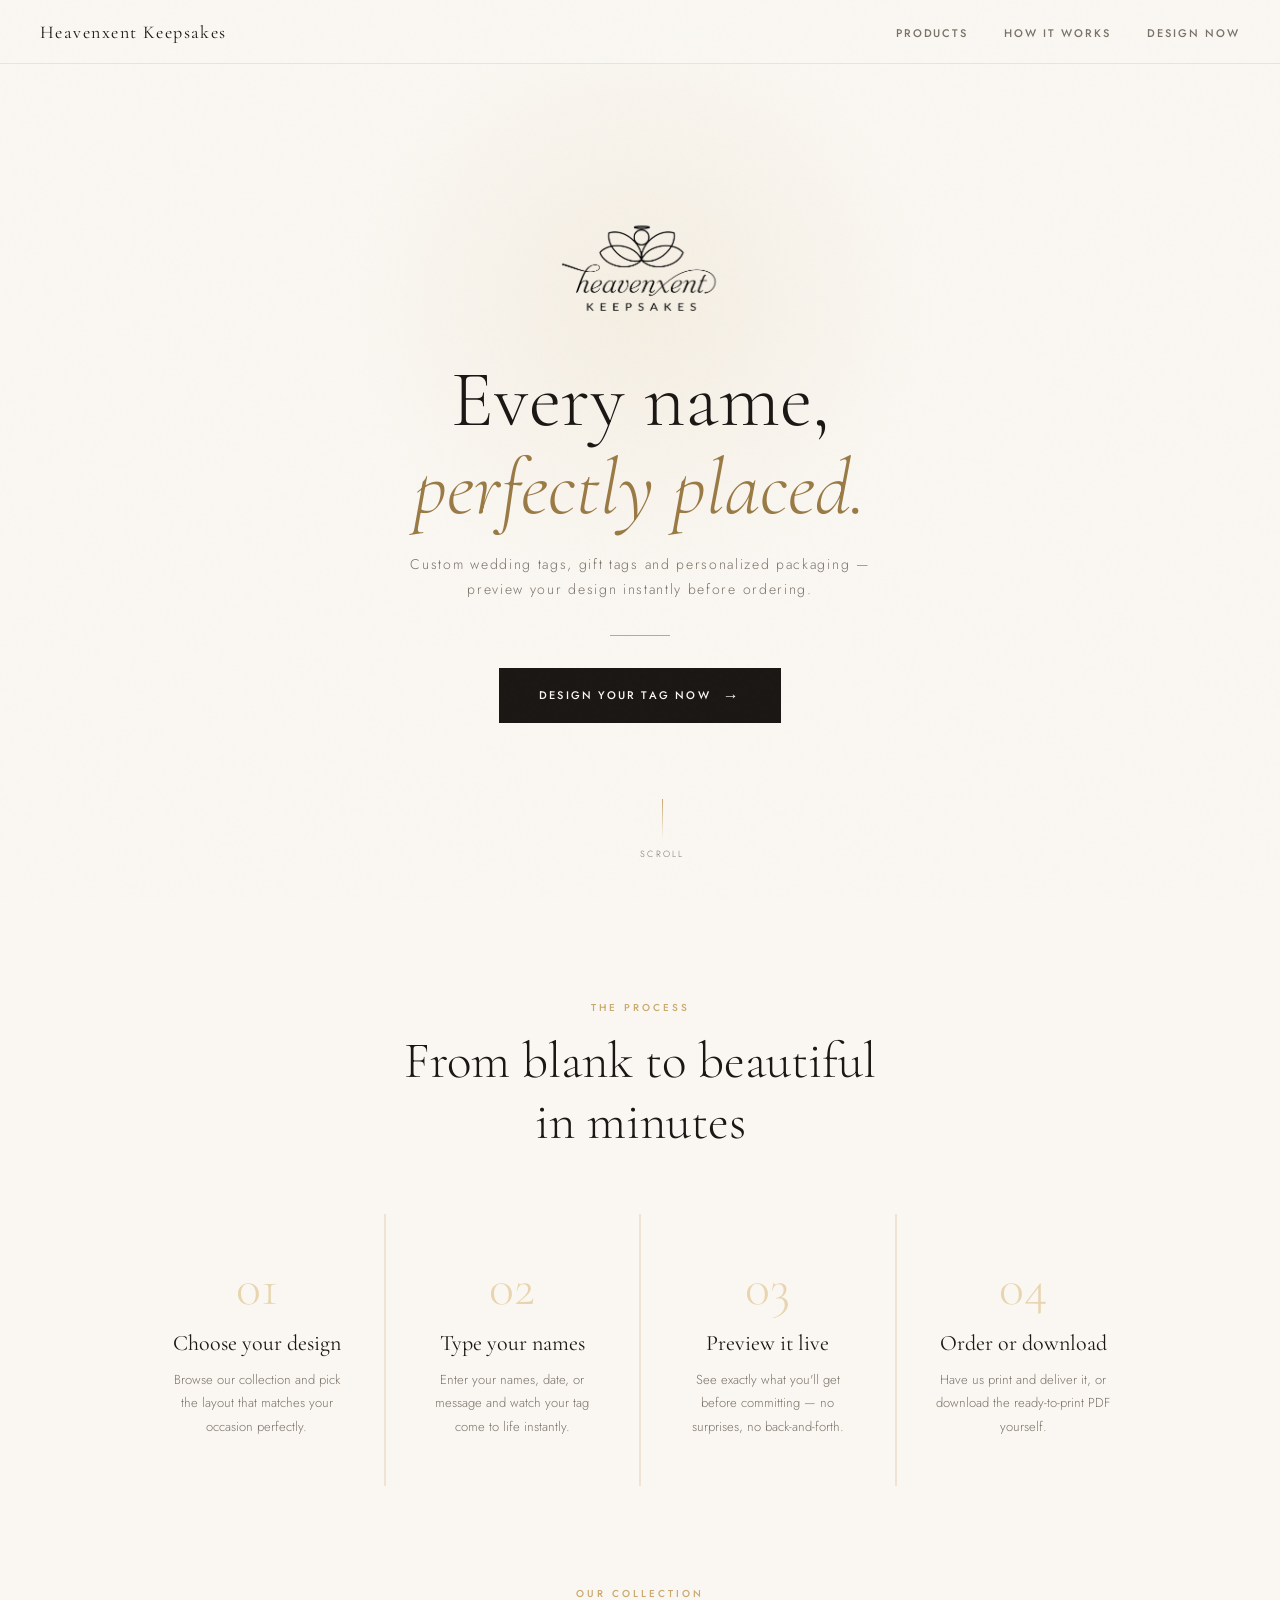
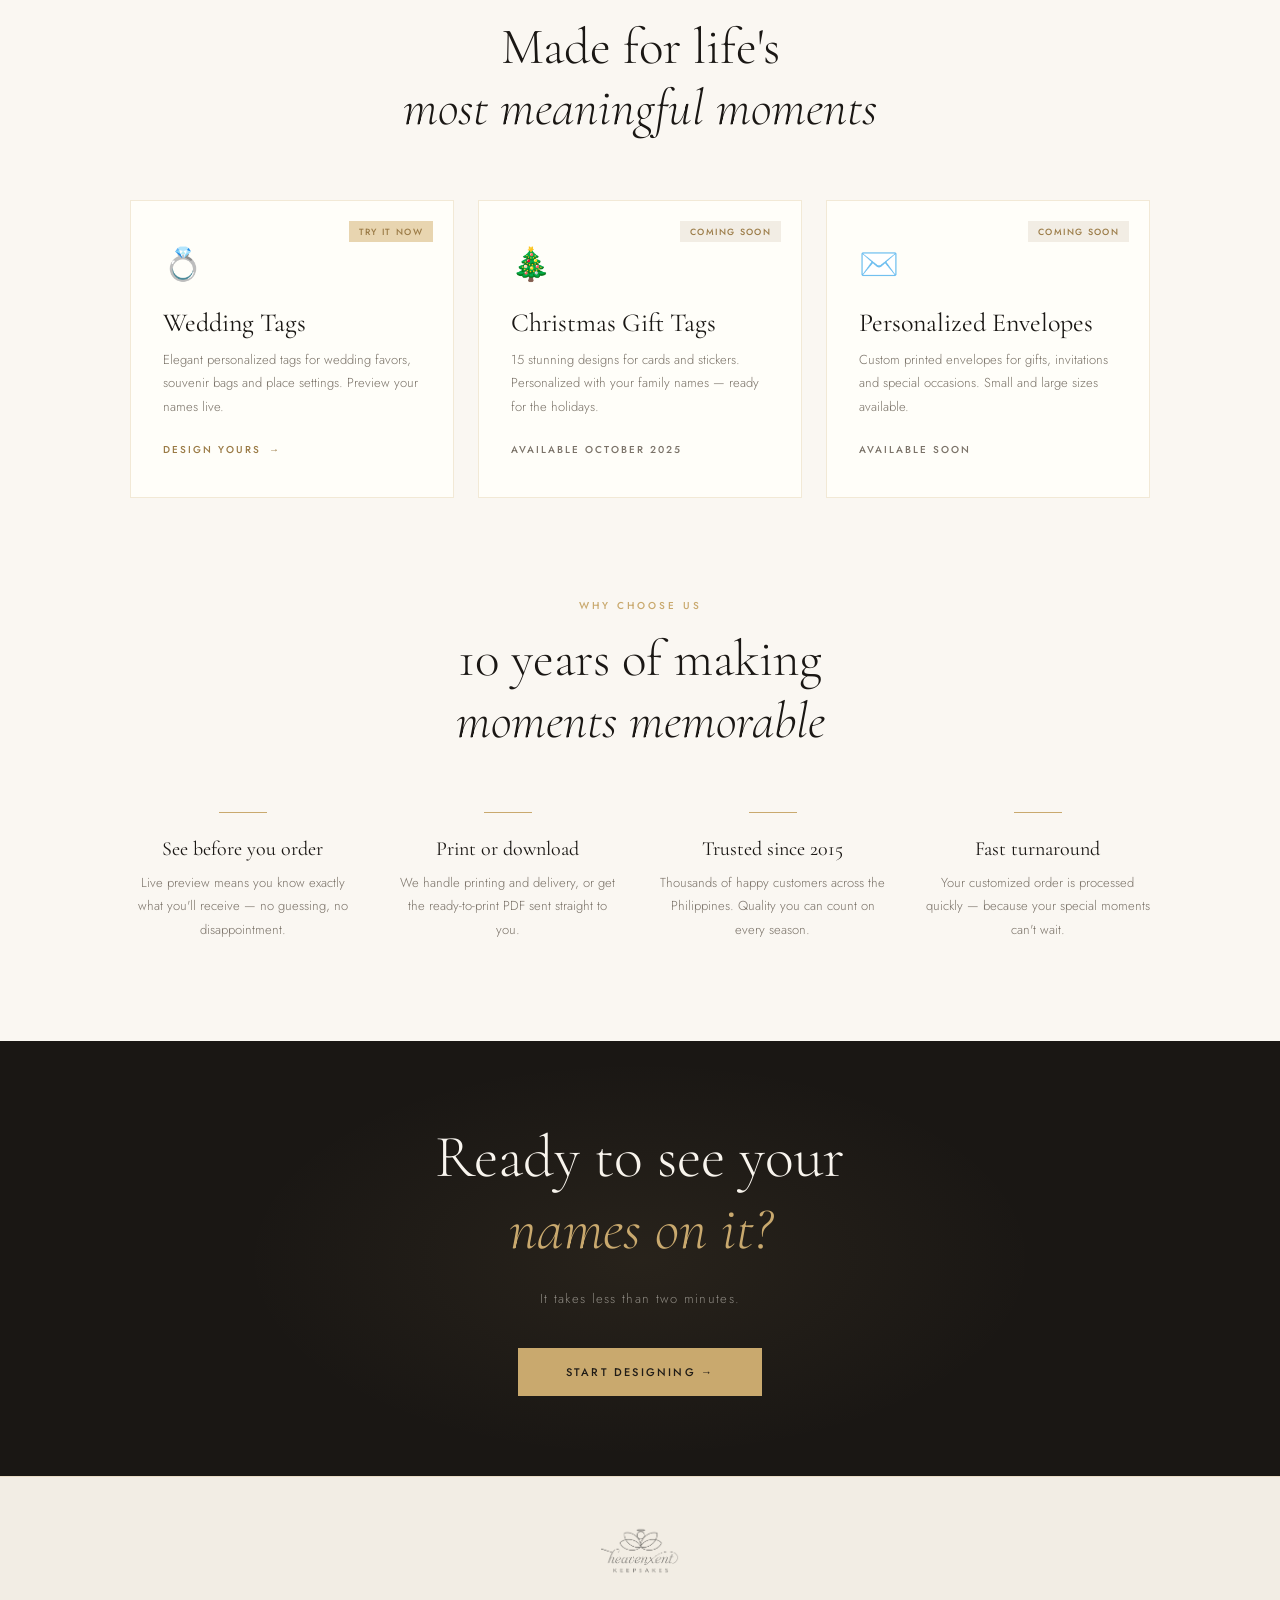
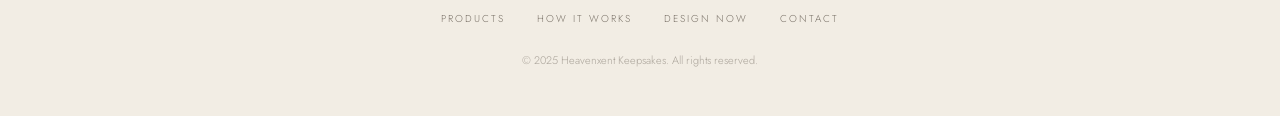
<file: index.html>
<!DOCTYPE html>
<html lang="en">
<head>
<meta charset="UTF-8">
<meta name="viewport" content="width=device-width, initial-scale=1.0">
<title>Heavenxent Keepsakes — Custom Tags & Personalized Packaging</title>
<meta name="description" content="Custom wedding tags, gift tags and personalized packaging — preview your design instantly before ordering.">
<link rel="preconnect" href="https://fonts.googleapis.com">
<link href="https://fonts.googleapis.com/css2?family=Cormorant+Garamond:ital,wght@0,300;0,400;0,500;1,300;1,400&family=Jost:wght@300;400;500&display=swap" rel="stylesheet">
<style>
  *, *::before, *::after { box-sizing: border-box; margin: 0; padding: 0; }

  :root {
    --cream: #faf7f2;
    --warm-white: #fffef9;
    --parchment: #f2ede4;
    --gold: #c9a96e;
    --gold-light: #e8d5b0;
    --gold-dark: #9a7a45;
    --ink: #1a1714;
    --ink-soft: #3d3830;
    --ink-muted: #7a7268;
    --border: rgba(201,169,110,0.25);
  }

  html { scroll-behavior: smooth; }

  body {
    background: var(--cream);
    color: var(--ink);
    font-family: 'Jost', sans-serif;
    font-weight: 300;
    overflow-x: hidden;
  }

  /* Grain overlay */
  body::before {
    content: '';
    position: fixed;
    inset: 0;
    background-image: url("data:image/svg+xml,%3Csvg viewBox='0 0 256 256' xmlns='http://www.w3.org/2000/svg'%3E%3Cfilter id='noise'%3E%3CfeTurbulence type='fractalNoise' baseFrequency='0.9' numOctaves='4' stitchTiles='stitch'/%3E%3C/filter%3E%3Crect width='100%25' height='100%25' filter='url(%23noise)' opacity='0.03'/%3E%3C/svg%3E");
    pointer-events: none;
    z-index: 1000;
    opacity: 0.4;
  }

  /* NAV */
  nav {
    position: fixed;
    top: 0; left: 0; right: 0;
    z-index: 100;
    padding: 20px 40px;
    display: flex;
    align-items: center;
    justify-content: space-between;
    background: rgba(250,247,242,0.85);
    backdrop-filter: blur(12px);
    border-bottom: 1px solid var(--border);
  }

  .nav-logo {
    font-family: 'Cormorant Garamond', serif;
    font-size: 18px;
    font-weight: 400;
    letter-spacing: 0.08em;
    color: var(--ink);
    text-decoration: none;
  }

  .nav-links {
    display: flex;
    gap: 36px;
    list-style: none;
  }

  .nav-links a {
    font-size: 11px;
    font-weight: 500;
    letter-spacing: 0.18em;
    text-transform: uppercase;
    color: var(--ink-muted);
    text-decoration: none;
    transition: color 0.2s;
  }

  .nav-links a:hover { color: var(--gold-dark); }

  /* HERO */
  .hero {
    min-height: 100vh;
    display: flex;
    flex-direction: column;
    align-items: center;
    justify-content: center;
    padding: 120px 40px 80px;
    text-align: center;
    position: relative;
  }

  .hero::before {
    content: '';
    position: absolute;
    top: 0; left: 50%;
    transform: translateX(-50%);
    width: 600px;
    height: 600px;
    background: radial-gradient(ellipse, rgba(201,169,110,0.12) 0%, transparent 70%);
    pointer-events: none;
  }

  .hero-logo {
    width: 160px;
    opacity: 0;
    animation: fadeUp 1s ease forwards 0.2s;
  }

  .hero-tagline {
    font-family: 'Cormorant Garamond', serif;
    font-size: clamp(42px, 7vw, 80px);
    font-weight: 300;
    line-height: 1.1;
    color: var(--ink);
    margin-top: 32px;
    opacity: 0;
    animation: fadeUp 1s ease forwards 0.5s;
  }

  .hero-tagline em {
    font-style: italic;
    color: var(--gold-dark);
  }

  .hero-sub {
    font-size: 14px;
    font-weight: 300;
    letter-spacing: 0.12em;
    color: var(--ink-muted);
    margin-top: 20px;
    max-width: 480px;
    line-height: 1.8;
    opacity: 0;
    animation: fadeUp 1s ease forwards 0.7s;
  }

  .hero-divider {
    width: 60px;
    height: 1px;
    background: var(--gold);
    margin: 32px auto;
    opacity: 0;
    animation: fadeUp 1s ease forwards 0.9s;
  }

  .hero-cta {
    display: inline-flex;
    align-items: center;
    gap: 12px;
    padding: 16px 40px;
    background: var(--ink);
    color: var(--cream);
    text-decoration: none;
    font-size: 11px;
    font-weight: 500;
    letter-spacing: 0.2em;
    text-transform: uppercase;
    transition: all 0.3s;
    opacity: 0;
    animation: fadeUp 1s ease forwards 1.1s;
  }

  .hero-cta:hover {
    background: var(--gold-dark);
    gap: 18px;
  }

  .hero-cta-arrow {
    font-size: 16px;
    transition: transform 0.3s;
  }

  .hero-cta:hover .hero-cta-arrow { transform: translateX(4px); }

  .hero-scroll {
    position: absolute;
    bottom: 40px;
    left: 50%;
    transform: translateX(-50%);
    display: flex;
    flex-direction: column;
    align-items: center;
    gap: 8px;
    opacity: 0;
    animation: fadeUp 1s ease forwards 1.4s;
  }

  .hero-scroll span {
    font-size: 9px;
    letter-spacing: 0.25em;
    text-transform: uppercase;
    color: var(--ink-muted);
  }

  .scroll-line {
    width: 1px;
    height: 40px;
    background: linear-gradient(to bottom, var(--gold), transparent);
    animation: scrollPulse 2s ease infinite;
  }

  /* HOW IT WORKS */
  .section {
    padding: 100px 40px;
    max-width: 1100px;
    margin: 0 auto;
  }

  .section-label {
    font-size: 10px;
    font-weight: 500;
    letter-spacing: 0.3em;
    text-transform: uppercase;
    color: var(--gold);
    text-align: center;
    margin-bottom: 16px;
  }

  .section-title {
    font-family: 'Cormorant Garamond', serif;
    font-size: clamp(32px, 4vw, 52px);
    font-weight: 300;
    text-align: center;
    line-height: 1.2;
    color: var(--ink);
    margin-bottom: 60px;
  }

  .steps {
    display: grid;
    grid-template-columns: repeat(auto-fit, minmax(220px, 1fr));
    gap: 2px;
    background: var(--border);
  }

  .step {
    background: var(--cream);
    padding: 48px 36px;
    text-align: center;
    transition: background 0.3s;
  }

  .step:hover { background: var(--warm-white); }

  .step-num {
    font-family: 'Cormorant Garamond', serif;
    font-size: 52px;
    font-weight: 300;
    color: var(--gold-light);
    line-height: 1;
    margin-bottom: 16px;
  }

  .step-title {
    font-family: 'Cormorant Garamond', serif;
    font-size: 22px;
    font-weight: 400;
    color: var(--ink);
    margin-bottom: 12px;
  }

  .step-desc {
    font-size: 13px;
    font-weight: 300;
    color: var(--ink-muted);
    line-height: 1.8;
  }

  /* PRODUCTS */
  .products-grid {
    display: grid;
    grid-template-columns: repeat(auto-fit, minmax(280px, 1fr));
    gap: 24px;
    margin-top: 16px;
  }

  .product-card {
    background: var(--warm-white);
    border: 1px solid var(--border);
    padding: 40px 32px;
    position: relative;
    overflow: hidden;
    transition: border-color 0.3s, transform 0.3s;
    text-decoration: none;
    color: inherit;
    display: block;
  }

  .product-card::before {
    content: '';
    position: absolute;
    top: 0; left: 0;
    width: 100%;
    height: 2px;
    background: var(--gold);
    transform: scaleX(0);
    transform-origin: left;
    transition: transform 0.4s ease;
  }

  .product-card:hover { border-color: var(--gold-light); transform: translateY(-4px); }
  .product-card:hover::before { transform: scaleX(1); }

  .product-icon {
    font-size: 32px;
    margin-bottom: 20px;
    display: block;
  }

  .product-name {
    font-family: 'Cormorant Garamond', serif;
    font-size: 26px;
    font-weight: 400;
    color: var(--ink);
    margin-bottom: 10px;
  }

  .product-desc {
    font-size: 13px;
    color: var(--ink-muted);
    line-height: 1.8;
    margin-bottom: 24px;
  }

  .product-link {
    font-size: 10px;
    font-weight: 500;
    letter-spacing: 0.2em;
    text-transform: uppercase;
    color: var(--gold-dark);
    display: flex;
    align-items: center;
    gap: 8px;
    transition: gap 0.2s;
  }

  .product-card:hover .product-link { gap: 14px; }

  .product-badge {
    position: absolute;
    top: 20px; right: 20px;
    font-size: 9px;
    font-weight: 500;
    letter-spacing: 0.15em;
    text-transform: uppercase;
    color: var(--gold-dark);
    background: var(--gold-light);
    padding: 4px 10px;
  }

  /* WHY US */
  .why-grid {
    display: grid;
    grid-template-columns: repeat(auto-fit, minmax(200px, 1fr));
    gap: 40px;
    margin-top: 16px;
  }

  .why-item {
    text-align: center;
  }

  .why-icon {
    width: 48px;
    height: 1px;
    background: var(--gold);
    margin: 0 auto 24px;
  }

  .why-title {
    font-family: 'Cormorant Garamond', serif;
    font-size: 20px;
    font-weight: 400;
    color: var(--ink);
    margin-bottom: 10px;
  }

  .why-desc {
    font-size: 13px;
    color: var(--ink-muted);
    line-height: 1.8;
  }

  /* CTA BANNER */
  .cta-banner {
    background: var(--ink);
    padding: 80px 40px;
    text-align: center;
    position: relative;
    overflow: hidden;
  }

  .cta-banner::before {
    content: '';
    position: absolute;
    top: 50%; left: 50%;
    transform: translate(-50%, -50%);
    width: 800px;
    height: 400px;
    background: radial-gradient(ellipse, rgba(201,169,110,0.08) 0%, transparent 70%);
  }

  .cta-banner-title {
    font-family: 'Cormorant Garamond', serif;
    font-size: clamp(32px, 5vw, 60px);
    font-weight: 300;
    color: var(--cream);
    line-height: 1.2;
    margin-bottom: 24px;
  }

  .cta-banner-title em {
    font-style: italic;
    color: var(--gold);
  }

  .cta-banner-sub {
    font-size: 13px;
    color: rgba(250,247,242,0.5);
    letter-spacing: 0.1em;
    margin-bottom: 40px;
  }

  .cta-btn {
    display: inline-flex;
    align-items: center;
    gap: 12px;
    padding: 16px 48px;
    background: var(--gold);
    color: var(--ink);
    text-decoration: none;
    font-size: 11px;
    font-weight: 500;
    letter-spacing: 0.2em;
    text-transform: uppercase;
    transition: all 0.3s;
  }

  .cta-btn:hover { background: var(--gold-light); gap: 18px; }

  /* FOOTER */
  footer {
    background: var(--parchment);
    padding: 48px 40px;
    text-align: center;
    border-top: 1px solid var(--border);
  }

  .footer-logo {
    width: 80px;
    opacity: 0.5;
    margin-bottom: 20px;
  }

  .footer-links {
    display: flex;
    justify-content: center;
    gap: 32px;
    list-style: none;
    margin-bottom: 24px;
  }

  .footer-links a {
    font-size: 10px;
    letter-spacing: 0.2em;
    text-transform: uppercase;
    color: var(--ink-muted);
    text-decoration: none;
    transition: color 0.2s;
  }

  .footer-links a:hover { color: var(--gold-dark); }

  .footer-copy {
    font-size: 11px;
    color: var(--ink-muted);
    opacity: 0.6;
  }

  /* ANIMATIONS */
  @keyframes fadeUp {
    from { opacity: 0; transform: translateY(24px); }
    to { opacity: 1; transform: translateY(0); }
  }

  @keyframes scrollPulse {
    0%, 100% { opacity: 1; transform: scaleY(1); }
    50% { opacity: 0.4; transform: scaleY(0.6); }
  }

  /* MOBILE */
  @media (max-width: 768px) {
    nav { padding: 16px 20px; }
    .nav-links { display: none; }
    .hero { padding: 100px 24px 80px; }
    .section { padding: 70px 24px; }
    .steps { grid-template-columns: 1fr; }
    .cta-banner { padding: 60px 24px; }
    footer { padding: 40px 24px; }
    .footer-links { flex-wrap: wrap; gap: 20px; }
  }
</style>
</head>
<body>

<nav>
  <a href="/" class="nav-logo">Heavenxent Keepsakes</a>
  <ul class="nav-links">
    <li><a href="#products">Products</a></li>
    <li><a href="#how-it-works">How it works</a></li>
    <li><a href="tag-editor.html">Design now</a></li>
  </ul>
</nav>

<section class="hero">
  <img src="logo_2024.png" alt="Heavenxent Keepsakes" class="hero-logo">
  <h1 class="hero-tagline">Every name,<br><em>perfectly placed.</em></h1>
  <p class="hero-sub">Custom wedding tags, gift tags and personalized packaging — preview your design instantly before ordering.</p>
  <div class="hero-divider"></div>
  <a href="tag-editor.html" class="hero-cta">
    Design your tag now
    <span class="hero-cta-arrow">→</span>
  </a>
  <div class="hero-scroll">
    <div class="scroll-line"></div>
    <span>Scroll</span>
  </div>
</section>

<section class="section" id="how-it-works">
  <p class="section-label">The process</p>
  <h2 class="section-title">From blank to beautiful<br>in minutes</h2>
  <div class="steps">
    <div class="step">
      <div class="step-num">01</div>
      <div class="step-title">Choose your design</div>
      <p class="step-desc">Browse our collection and pick the layout that matches your occasion perfectly.</p>
    </div>
    <div class="step">
      <div class="step-num">02</div>
      <div class="step-title">Type your names</div>
      <p class="step-desc">Enter your names, date, or message and watch your tag come to life instantly.</p>
    </div>
    <div class="step">
      <div class="step-num">03</div>
      <div class="step-title">Preview it live</div>
      <p class="step-desc">See exactly what you'll get before committing — no surprises, no back-and-forth.</p>
    </div>
    <div class="step">
      <div class="step-num">04</div>
      <div class="step-title">Order or download</div>
      <p class="step-desc">Have us print and deliver it, or download the ready-to-print PDF yourself.</p>
    </div>
  </div>
</section>

<section class="section" id="products" style="padding-top: 0;">
  <p class="section-label">Our collection</p>
  <h2 class="section-title">Made for life's<br><em>most meaningful moments</em></h2>
  <div class="products-grid">
    <a href="tag-editor.html" class="product-card">
      <span class="product-badge">Try it now</span>
      <span class="product-icon">💍</span>
      <div class="product-name">Wedding Tags</div>
      <p class="product-desc">Elegant personalized tags for wedding favors, souvenir bags and place settings. Preview your names live.</p>
      <div class="product-link">Design yours <span>→</span></div>
    </a>
    <div class="product-card" style="cursor: default;">
      <span class="product-badge" style="background: #f2ede4; color: #9a7a45;">Coming soon</span>
      <span class="product-icon">🎄</span>
      <div class="product-name">Christmas Gift Tags</div>
      <p class="product-desc">15 stunning designs for cards and stickers. Personalized with your family names — ready for the holidays.</p>
      <div class="product-link" style="color: var(--ink-muted);">Available October 2025</div>
    </div>
    <div class="product-card" style="cursor: default;">
      <span class="product-badge" style="background: #f2ede4; color: #9a7a45;">Coming soon</span>
      <span class="product-icon">✉️</span>
      <div class="product-name">Personalized Envelopes</div>
      <p class="product-desc">Custom printed envelopes for gifts, invitations and special occasions. Small and large sizes available.</p>
      <div class="product-link" style="color: var(--ink-muted);">Available soon</div>
    </div>
  </div>
</section>

<section class="section" style="padding-top: 0;">
  <p class="section-label">Why choose us</p>
  <h2 class="section-title">10 years of making<br><em>moments memorable</em></h2>
  <div class="why-grid">
    <div class="why-item">
      <div class="why-icon"></div>
      <div class="why-title">See before you order</div>
      <p class="why-desc">Live preview means you know exactly what you'll receive — no guessing, no disappointment.</p>
    </div>
    <div class="why-item">
      <div class="why-icon"></div>
      <div class="why-title">Print or download</div>
      <p class="why-desc">We handle printing and delivery, or get the ready-to-print PDF sent straight to you.</p>
    </div>
    <div class="why-item">
      <div class="why-icon"></div>
      <div class="why-title">Trusted since 2015</div>
      <p class="why-desc">Thousands of happy customers across the Philippines. Quality you can count on every season.</p>
    </div>
    <div class="why-item">
      <div class="why-icon"></div>
      <div class="why-title">Fast turnaround</div>
      <p class="why-desc">Your customized order is processed quickly — because your special moments can't wait.</p>
    </div>
  </div>
</section>

<div class="cta-banner">
  <h2 class="cta-banner-title">Ready to see your<br><em>names on it?</em></h2>
  <p class="cta-banner-sub">It takes less than two minutes.</p>
  <a href="tag-editor.html" class="cta-btn">
    Start designing →
  </a>
</div>

<footer>
  <img src="logo_2024.png" alt="Heavenxent Keepsakes" class="footer-logo">
  <ul class="footer-links">
    <li><a href="#products">Products</a></li>
    <li><a href="#how-it-works">How it works</a></li>
    <li><a href="tag-editor.html">Design now</a></li>
    <li><a href="mailto:hello@heavenxentph.com">Contact</a></li>
  </ul>
  <p class="footer-copy">© 2025 Heavenxent Keepsakes. All rights reserved.</p>
</footer>

</body>
</html>
</file>
